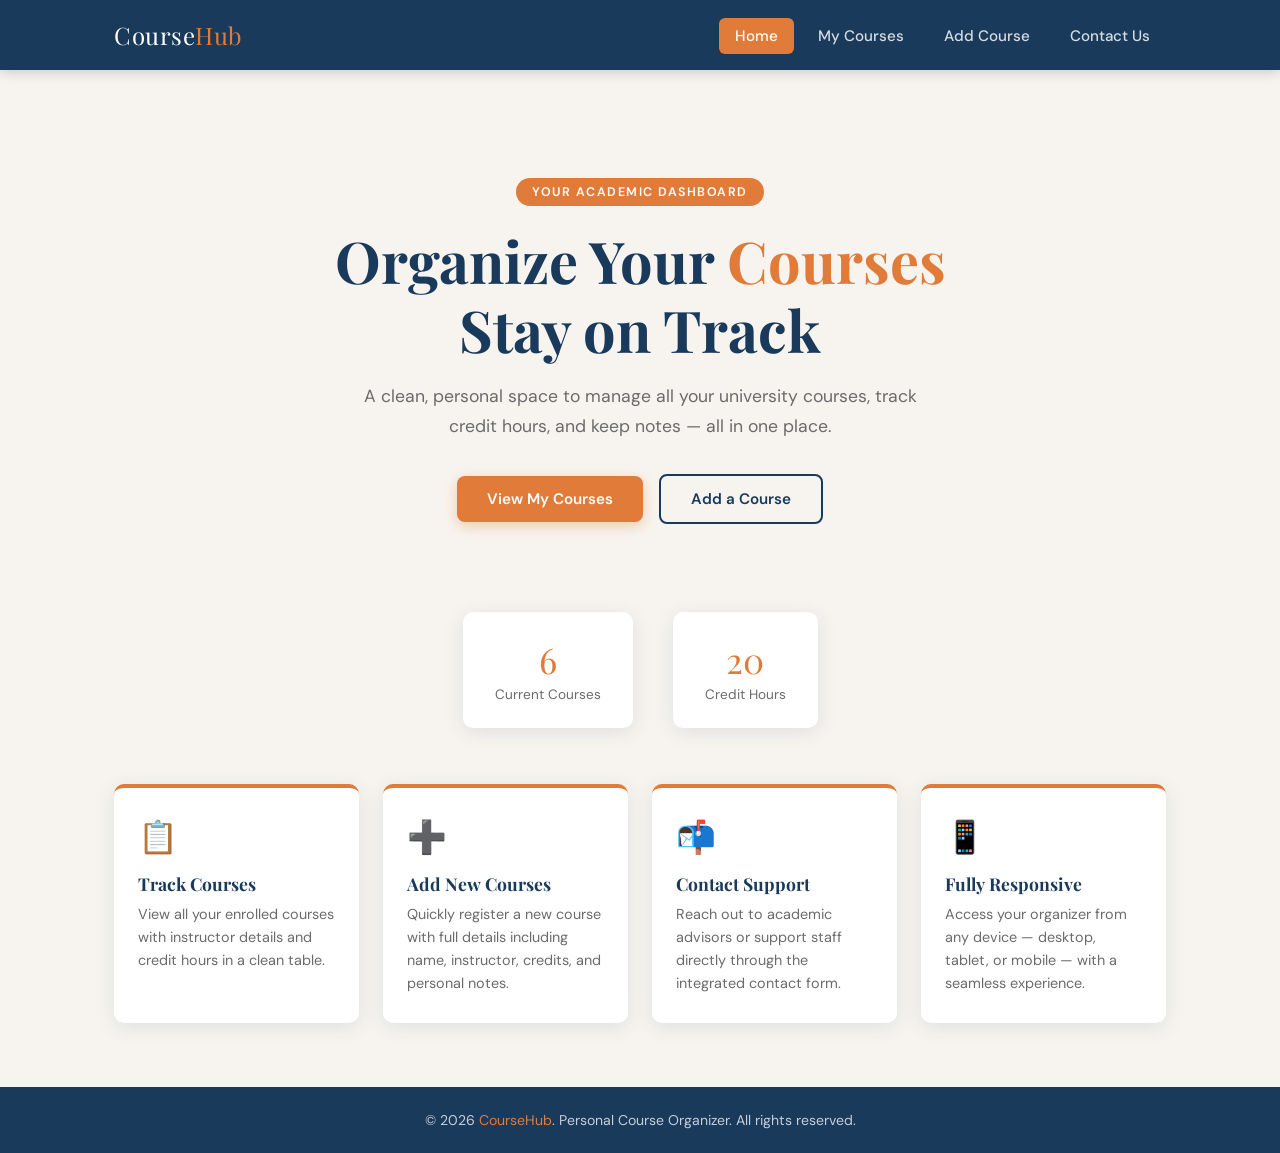
<file: index.html>
<!DOCTYPE html>
<html lang="en">
<head>
  <meta charset="UTF-8" />
  <meta name="viewport" content="width=device-width, initial-scale=1.0" />
  <title>Course Organizer – Home</title>
  <link rel="stylesheet" href="style.css" />
</head>
<body>

  <!-- ===== HEADER / NAV ===== -->
  <header>
    <nav>
      <a href="index.html" class="nav-logo">Course<span>Hub</span></a>
      <button class="hamburger" id="hamburger" aria-label="Toggle menu">
        <span></span><span></span><span></span>
      </button>
      <ul class="nav-links" id="nav-links">
        <li><a href="index.html" class="active">Home</a></li>
        <li><a href="my-courses.html">My Courses</a></li>
        <li><a href="add-course.html">Add Course</a></li>
        <li><a href="contact.html">Contact Us</a></li>
      </ul>
    </nav>
  </header>

  <!-- ===== MAIN ===== -->
  <main>

    <!-- Hero -->
    <section class="hero">
      <div class="hero-badge">Your Academic Dashboard</div>
      <h1>Organize Your <span>Courses</span><br>Stay on Track</h1>
      <p>A clean, personal space to manage all your university courses, track credit hours, and keep notes — all in one place.</p>
      <div class="hero-btns">
        <a href="my-courses.html" class="btn btn-primary">View My Courses</a>
        <a href="add-course.html" class="btn btn-outline">Add a Course</a>
      </div>
    </section>

    <!-- Stats -->
    <section class="stats">
      <div class="stat-card">
        <span class="number">6</span>
        <span class="label">Current Courses</span>
      </div>
      <div class="stat-card">
        <span class="number">20</span>
        <span class="label">Credit Hours</span>
      </div>
    </section>

    <!-- Features -->
    <section class="features">
      <div class="feature-card">
        <div class="icon">📋</div>
        <h3>Track Courses</h3>
        <p>View all your enrolled courses with instructor details and credit hours in a clean table.</p>
      </div>
      <div class="feature-card">
        <div class="icon">➕</div>
        <h3>Add New Courses</h3>
        <p>Quickly register a new course with full details including name, instructor, credits, and personal notes.</p>
      </div>
      <div class="feature-card">
        <div class="icon">📬</div>
        <h3>Contact Support</h3>
        <p>Reach out to academic advisors or support staff directly through the integrated contact form.</p>
      </div>
      <div class="feature-card">
        <div class="icon">📱</div>
        <h3>Fully Responsive</h3>
        <p>Access your organizer from any device — desktop, tablet, or mobile — with a seamless experience.</p>
      </div>
    </section>

  </main>

  <!-- ===== FOOTER ===== -->
  <footer>
    <p>&copy; 2026 <span>CourseHub</span>. Personal Course Organizer. All rights reserved.</p>
  </footer>

  <script>
    const hamburger = document.getElementById('hamburger');
    const navLinks  = document.getElementById('nav-links');
    hamburger.addEventListener('click', () => navLinks.classList.toggle('open'));
  </script>

</body>
</html>
</file>
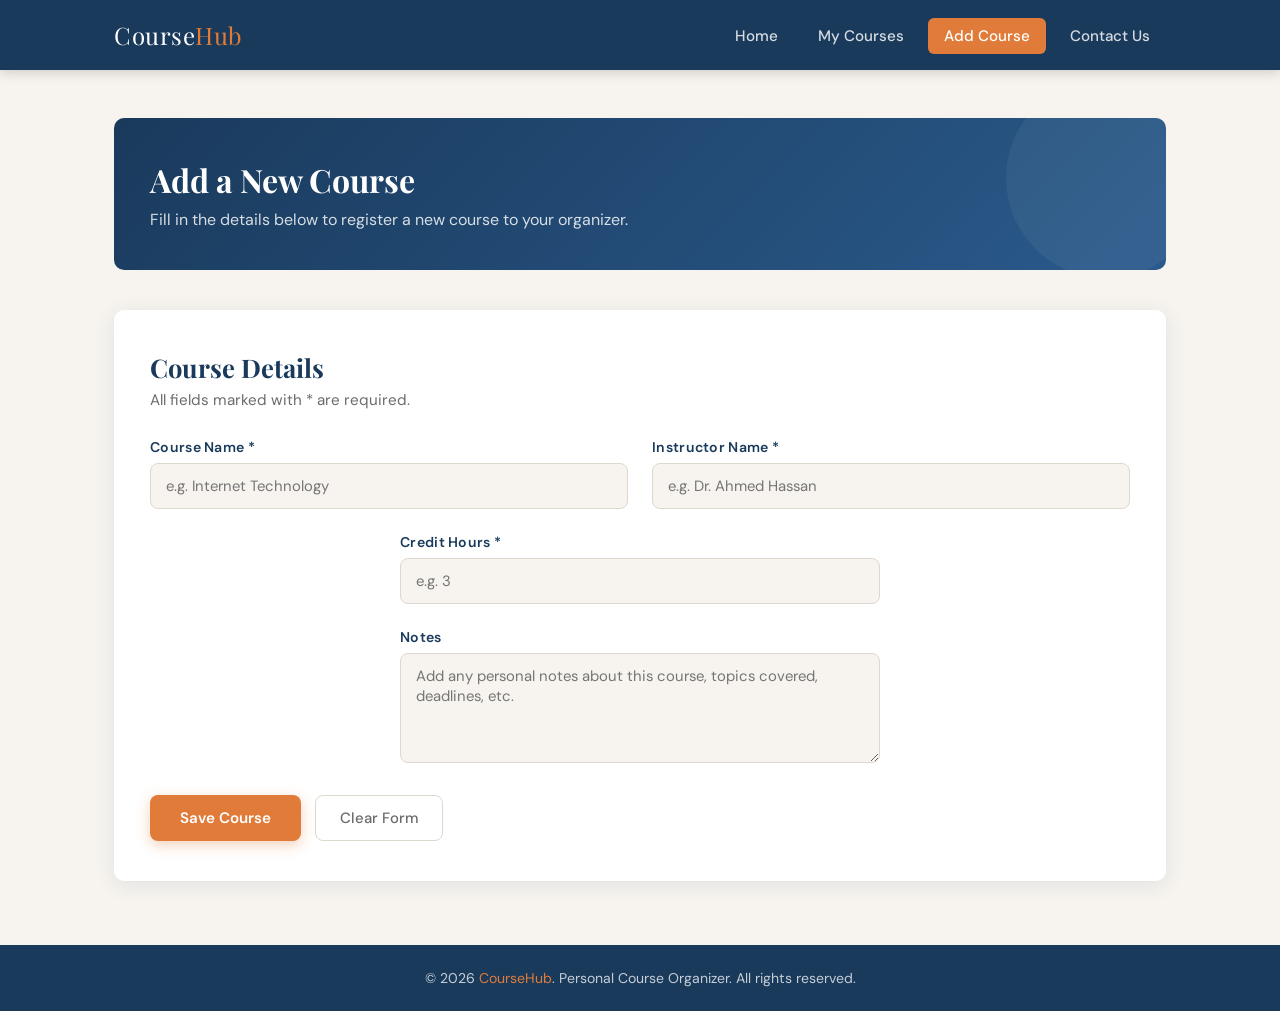
<file: add-course.html>
<!DOCTYPE html>
<html lang="en">
<head>
  <meta charset="UTF-8" />
  <meta name="viewport" content="width=device-width, initial-scale=1.0" />
  <title>Course Organizer – Add Course</title>
  <link rel="stylesheet" href="style.css" />
</head>
<body>

  <!-- ===== HEADER / NAV ===== -->
  <header>
    <nav>
      <a href="index.html" class="nav-logo">Course<span>Hub</span></a>
      <button class="hamburger" id="hamburger" aria-label="Toggle menu">
        <span></span><span></span><span></span>
      </button>
      <ul class="nav-links" id="nav-links">
        <li><a href="index.html">Home</a></li>
        <li><a href="my-courses.html">My Courses</a></li>
        <li><a href="add-course.html" class="active">Add Course</a></li>
        <li><a href="contact.html">Contact Us</a></li>
      </ul>
    </nav>
  </header>

  <!-- ===== MAIN ===== -->
  <main>

    <section>
      <div class="page-banner">
        <h1>Add a New Course</h1>
        <p>Fill in the details below to register a new course to your organizer.</p>
      </div>

      <div class="form-card">
        <h2 class="section-title">Course Details</h2>
        <p class="section-subtitle">All fields marked with * are required.</p>

        <div id="add-course-form">
          <div class="form-grid">

            <div class="form-group">
              <label for="course-name">Course Name *</label>
              <input type="text" id="course-name" placeholder="e.g. Internet Technology" required />
            </div>

            <div class="form-group">
              <label for="instructor">Instructor Name *</label>
              <input type="text" id="instructor" placeholder="e.g. Dr. Ahmed Hassan" required />
            </div>

            <div class="form-group hours">
              <label for="credit-hours">Credit Hours *</label>
              <input type="number" id="credit-hours" placeholder="e.g. 3" min="1" max="6" required />
            </div>

            <div class="form-group full">
              <label for="notes">Notes</label>
              <textarea id="notes" placeholder="Add any personal notes about this course, topics covered, deadlines, etc."></textarea>
            </div>

          </div>

          <div class="form-actions">
            <button type="button" class="btn-submit" onclick="submitForm()">Save Course</button>
            <button type="button" class="btn-reset" onclick="resetForm()">Clear Form</button>
          </div>

          <div class="success-msg" id="success-msg">
            ✅ Course added successfully! <a href="my-courses.html">View My Courses →</a>
          </div>
        </div>
      </div>
    </section>

  </main>

  <!-- ===== FOOTER ===== -->
  <footer>
    <p>&copy; 2026 <span>CourseHub</span>. Personal Course Organizer. All rights reserved.</p>
  </footer>

  <script>
    const hamburger = document.getElementById('hamburger');
    const navLinks  = document.getElementById('nav-links');
    hamburger.addEventListener('click', () => navLinks.classList.toggle('open'));

    function submitForm() {
      const name    = document.getElementById('course-name').value.trim();
      const code    = document.getElementById('course-code').value.trim();
      const instr   = document.getElementById('instructor').value.trim();
      const credits = document.getElementById('credit-hours').value.trim();

      if (!name || !code || !instr || !credits) {
        alert('Please fill in all required fields (*).');
        return;
      }

      document.getElementById('success-msg').style.display = 'block';
      document.getElementById('success-msg').scrollIntoView({ behavior: 'smooth' });
    }

    function resetForm() {
      ['course-name','course-code','instructor','credit-hours','notes'].forEach(id => {
        document.getElementById(id).value = '';
      });
      document.getElementById('semester').selectedIndex = 0;
      document.getElementById('status').selectedIndex   = 0;
      document.getElementById('success-msg').style.display = 'none';
    }
  </script>

</body>
</html>
</file>
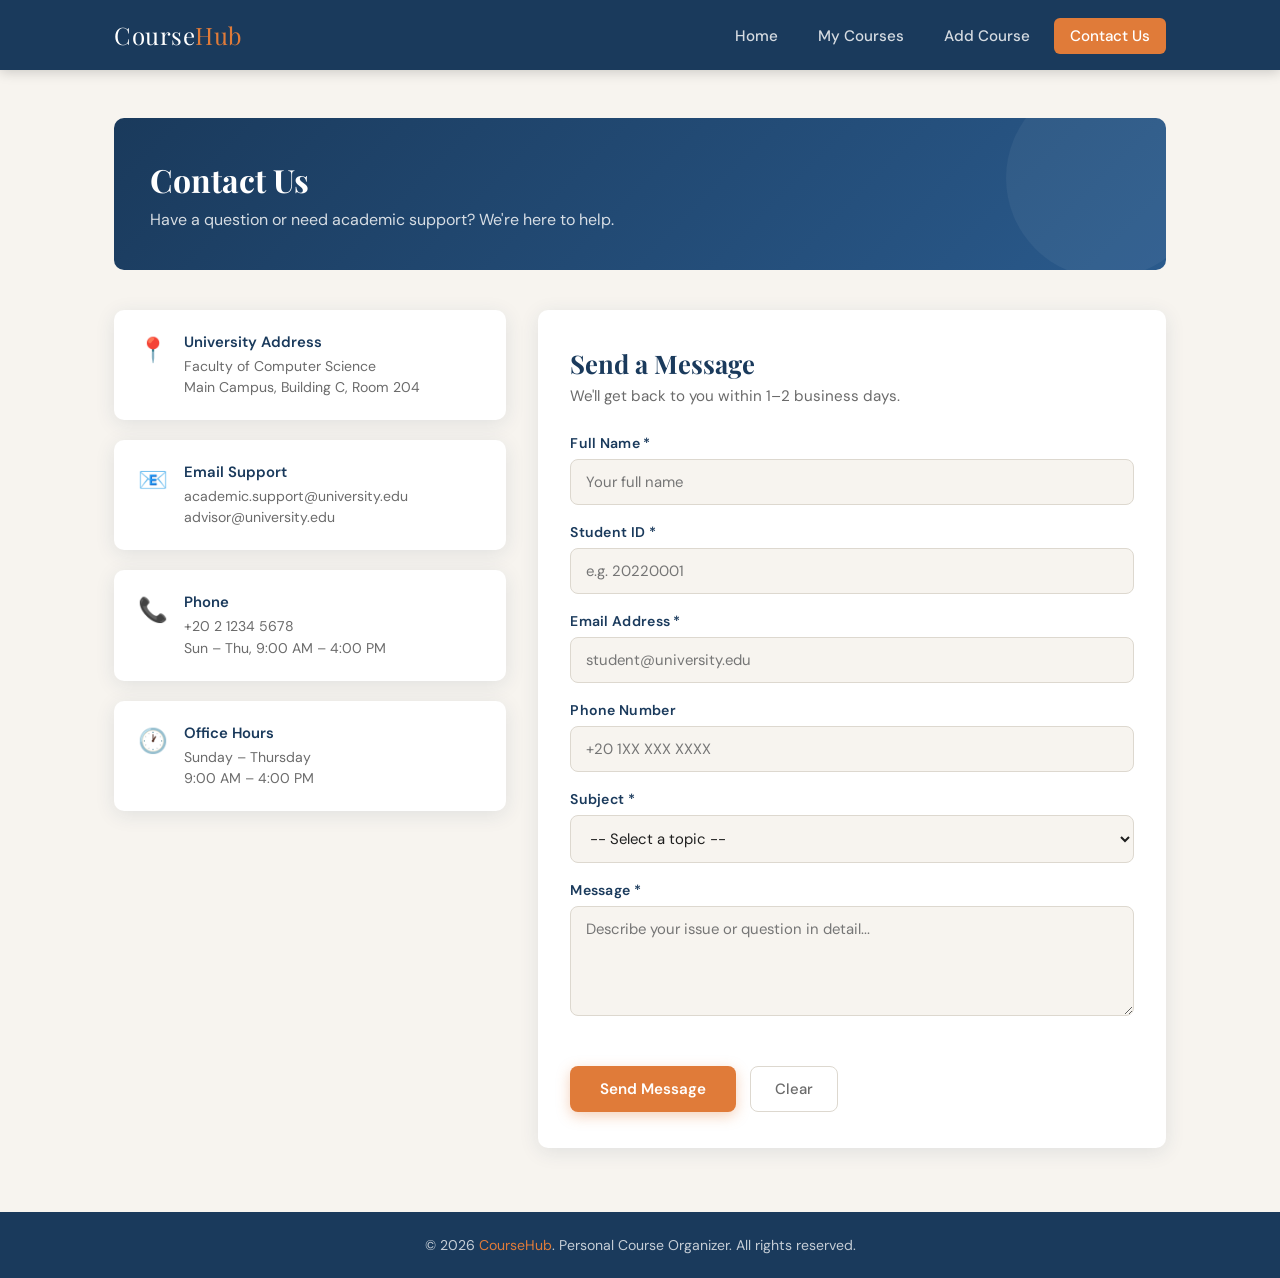
<file: contact.html>
<!DOCTYPE html>
<html lang="en">
<head>
  <meta charset="UTF-8" />
  <meta name="viewport" content="width=device-width, initial-scale=1.0" />
  <title>Course Organizer – Contact Us</title>
  <link rel="stylesheet" href="style.css" />
</head>
<body>

  <!-- ===== HEADER / NAV ===== -->
  <header>
    <nav>
      <a href="index.html" class="nav-logo">Course<span>Hub</span></a>
      <button class="hamburger" id="hamburger" aria-label="Toggle menu">
        <span></span><span></span><span></span>
      </button>
      <ul class="nav-links" id="nav-links">
        <li><a href="index.html">Home</a></li>
        <li><a href="my-courses.html">My Courses</a></li>
        <li><a href="add-course.html">Add Course</a></li>
        <li><a href="contact.html" class="active">Contact Us</a></li>
      </ul>
    </nav>
  </header>

  <!-- ===== MAIN ===== -->
  <main>

    <section>
      <div class="page-banner">
        <h1>Contact Us</h1>
        <p>Have a question or need academic support? We're here to help.</p>
      </div>

      <div class="contact-grid">

        <!-- Info Cards -->
        <aside class="contact-info">
          <div class="contact-item">
            <div class="ci-icon">📍</div>
            <div>
              <h4>University Address</h4>
              <p>Faculty of Computer Science<br>Main Campus, Building C, Room 204</p>
            </div>
          </div>
          <div class="contact-item">
            <div class="ci-icon">📧</div>
            <div>
              <h4>Email Support</h4>
              <p>academic.support@university.edu<br>advisor@university.edu</p>
            </div>
          </div>
          <div class="contact-item">
            <div class="ci-icon">📞</div>
            <div>
              <h4>Phone</h4>
              <p>+20 2 1234 5678<br>Sun – Thu, 9:00 AM – 4:00 PM</p>
            </div>
          </div>
          <div class="contact-item">
            <div class="ci-icon">🕐</div>
            <div>
              <h4>Office Hours</h4>
              <p>Sunday – Thursday<br>9:00 AM – 4:00 PM</p>
            </div>
          </div>
        </aside>

        <!-- Contact Form -->
        <div class="contact-form-card">
          <h2 class="section-title">Send a Message</h2>
          <p class="section-subtitle">We'll get back to you within 1–2 business days.</p>

          <div style="display:flex; flex-direction:column; gap:18px;">

            <div class="form-group">
              <label for="c-name">Full Name *</label>
              <input type="text" id="c-name" placeholder="Your full name" />
            </div>

            <div class="form-group">
              <label for="c-id">Student ID *</label>
              <input type="text" id="c-id" placeholder="e.g. 20220001" />
            </div>

            <div class="form-group">
              <label for="c-email">Email Address *</label>
              <input type="email" id="c-email" placeholder="student@university.edu" />
            </div>

            <div class="form-group">
              <label for="c-phone">Phone Number</label>
              <input type="tel" id="c-phone" placeholder="+20 1XX XXX XXXX" />
            </div>

            <div class="form-group">
              <label for="c-subject">Subject *</label>
              <select id="c-subject">
                <option value="">-- Select a topic --</option>
                <option>Course Registration Issue</option>
                <option>Grade Inquiry</option>
                <option>Academic Advising</option>
                <option>Technical Support</option>
                <option>Other</option>
              </select>
            </div>

            <div class="form-group">
              <label for="c-message">Message *</label>
              <textarea id="c-message" placeholder="Describe your issue or question in detail..."></textarea>
            </div>

            <div class="form-actions">
              <button type="button" class="btn-submit" onclick="sendMessage()">Send Message</button>
              <button type="button" class="btn-reset" onclick="resetContact()">Clear</button>
            </div>

            <div class="success-msg" id="contact-success">
              ✅ Your message has been sent! We'll respond within 1–2 business days.
            </div>
          </div>
        </div>

      </div>
    </section>

  </main>

  <!-- ===== FOOTER ===== -->
  <footer>
    <p>&copy; 2026 <span>CourseHub</span>. Personal Course Organizer. All rights reserved.</p>
  </footer>

  <script>
    const hamburger = document.getElementById('hamburger');
    const navLinks  = document.getElementById('nav-links');
    hamburger.addEventListener('click', () => navLinks.classList.toggle('open'));

    function sendMessage() {
      const name    = document.getElementById('c-name').value.trim();
      const email   = document.getElementById('c-email').value.trim();
      const message = document.getElementById('c-message').value.trim();
      const id      = document.getElementById('c-id').value.trim();

      if (!name || !email || !message || !id) {
        alert('Please fill in all required fields (*).');
        return;
      }

      document.getElementById('contact-success').style.display = 'block';
      document.getElementById('contact-success').scrollIntoView({ behavior: 'smooth' });
    }

    function resetContact() {
      ['c-name','c-id','c-email','c-phone','c-message'].forEach(id => {
        document.getElementById(id).value = '';
      });
      document.getElementById('c-subject').selectedIndex = 0;
      document.getElementById('contact-success').style.display = 'none';
    }
  </script>

</body>
</html>
</file>
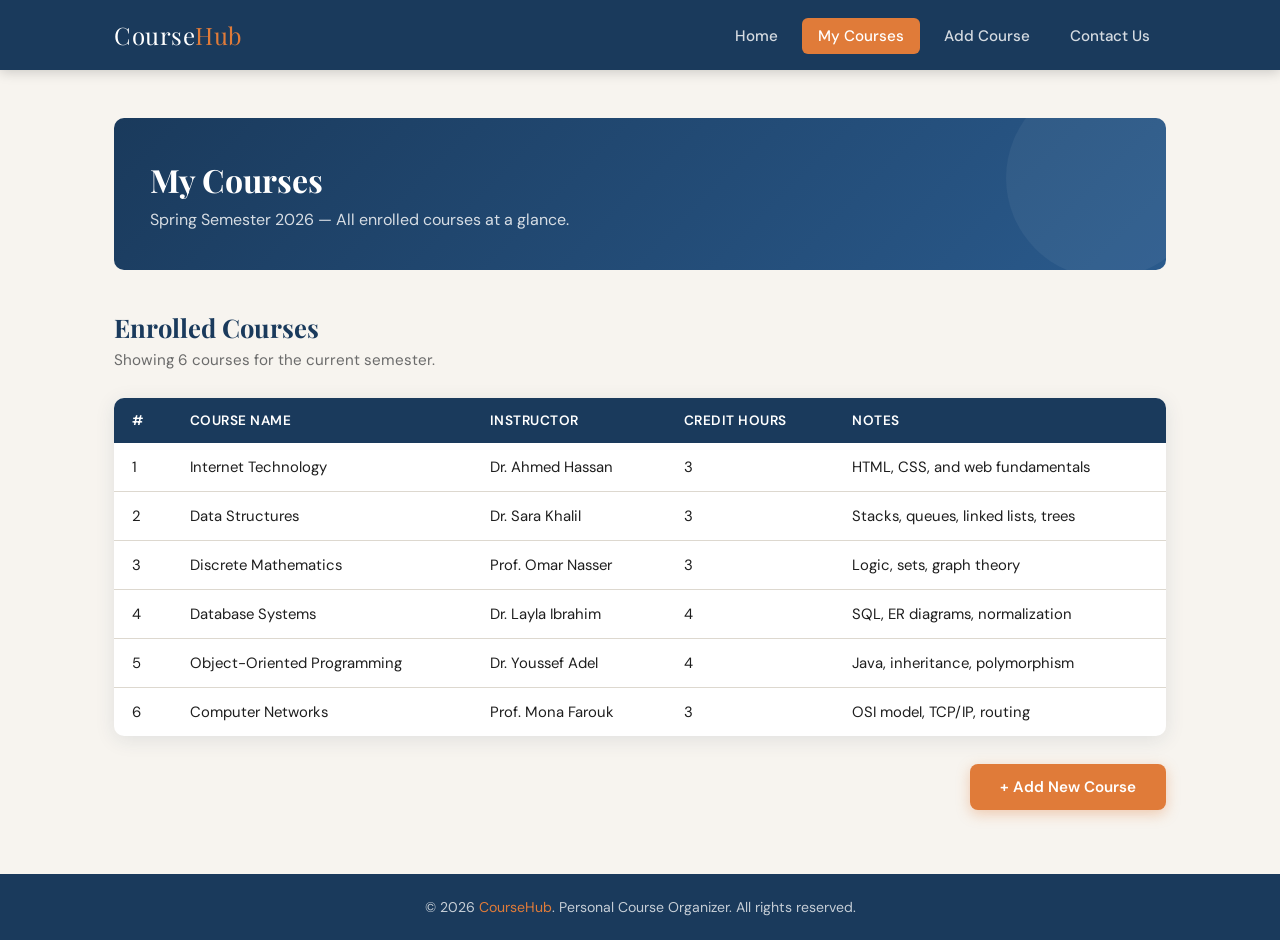
<file: my-courses.html>
<!DOCTYPE html>
<html lang="en">
<head>
  <meta charset="UTF-8" />
  <meta name="viewport" content="width=device-width, initial-scale=1.0" />
  <title>Course Organizer – My Courses</title>
  <link rel="stylesheet" href="style.css" />
</head>
<body>

  <!-- ===== HEADER / NAV ===== -->
  <header>
    <nav>
      <a href="index.html" class="nav-logo">Course<span>Hub</span></a>
      <button class="hamburger" id="hamburger" aria-label="Toggle menu">
        <span></span><span></span><span></span>
      </button>
      <ul class="nav-links" id="nav-links">
        <li><a href="index.html">Home</a></li>
        <li><a href="my-courses.html" class="active">My Courses</a></li>
        <li><a href="add-course.html">Add Course</a></li>
        <li><a href="contact.html">Contact Us</a></li>
      </ul>
    </nav>
  </header>

  <!-- ===== MAIN ===== -->
  <main>

    <section>
      <div class="page-banner">
        <h1>My Courses</h1>
        <p>Spring Semester 2026 — All enrolled courses at a glance.</p>
      </div>

      <h2 class="section-title">Enrolled Courses</h2>
      <p class="section-subtitle">Showing 6 courses for the current semester.</p>

      <div class="table-wrapper">
        <table>
          <thead>
            <tr>
              <th>#</th>
              <th>Course Name</th>
              <th>Instructor</th>
              <th>Credit Hours</th>
              <th>Notes</th>
            </tr>
          </thead>
          <tbody>
            <tr>
              <td>1</td>
              <td>Internet Technology</td>
              <td>Dr. Ahmed Hassan</td>
              <td>3</td>
              <td>HTML, CSS, and web fundamentals</td>
            </tr>
            <tr>
              <td>2</td>
              <td>Data Structures</td>
              <td>Dr. Sara Khalil</td>
              <td>3</td>
              <td>Stacks, queues, linked lists, trees</td>
            </tr>
            <tr>
              <td>3</td>
              <td>Discrete Mathematics</td>
              <td>Prof. Omar Nasser</td>
              <td>3</td>
              <td>Logic, sets, graph theory</td>
            </tr>
            <tr>
              <td>4</td>
              <td>Database Systems</td>
              <td>Dr. Layla Ibrahim</td>
              <td>4</td>
              <td>SQL, ER diagrams, normalization</td>
            </tr>
            <tr>
              <td>5</td>
              <td>Object-Oriented Programming</td>
              <td>Dr. Youssef Adel</td>
              <td>4</td>
              <td>Java, inheritance, polymorphism</td>
            </tr>
            <tr>
              <td>6</td>
              <td>Computer Networks</td>
              <td>Prof. Mona Farouk</td>
              <td>3</td>
              <td>OSI model, TCP/IP, routing</td>
            </tr>
          </tbody>
        </table>
      </div>

      <div style="margin-top: 28px; text-align: right;">
        <a href="add-course.html" class="btn btn-primary">+ Add New Course</a>
      </div>
    </section>

  </main>

  <!-- ===== FOOTER ===== -->
  <footer>
    <p>&copy; 2026 <span>CourseHub</span>. Personal Course Organizer. All rights reserved.</p>
  </footer>

  <script>
    const hamburger = document.getElementById('hamburger');
    const navLinks  = document.getElementById('nav-links');
    hamburger.addEventListener('click', () => navLinks.classList.toggle('open'));
  </script>

</body>
</html>
</file>
<file: style.css>
/* ===========================
   CSS Variables & Reset
   =========================== */
@import url('https://fonts.googleapis.com/css2?family=Playfair+Display:wght@600;700&family=DM+Sans:wght@300;400;500;600&display=swap');

:root {
  --primary:     #1a3a5c;
  --accent:      #e07b39;
  --accent-soft: #f5a96a;
  --bg:          #f7f4ef;
  --surface:     #ffffff;
  --text:        #1e1e1e;
  --text-muted:  #6b6b6b;
  --border:      #ddd8cf;
  --nav-height:  70px;
  --radius:      10px;
  --shadow:      0 4px 20px rgba(26,58,92,0.10);
  --transition:  0.3s ease;
}

*, *::before, *::after { box-sizing: border-box; margin: 0; padding: 0; }

html { scroll-behavior: smooth; }

body {
  font-family: 'DM Sans', sans-serif;
  background: var(--bg);
  color: var(--text);
  min-height: 100vh;
  display: flex;
  flex-direction: column;
}

/* ===========================
   Header & Nav
   =========================== */
header {
  background: var(--primary);
  position: sticky;
  top: 0;
  z-index: 100;
  box-shadow: 0 2px 12px rgba(0,0,0,0.18);
}

nav {
  max-width: 1100px;
  margin: 0 auto;
  height: var(--nav-height);
  display: flex;
  align-items: center;
  justify-content: space-between;
  padding: 0 24px;
}

.nav-logo {
  font-family: 'Playfair Display', serif;
  font-size: 1.5rem;
  color: #fff;
  letter-spacing: 0.5px;
  text-decoration: none;
}

.nav-logo span { color: var(--accent); }

.nav-links {
  list-style: none;
  display: flex;
  gap: 8px;
}

.nav-links a {
  text-decoration: none;
  color: rgba(255,255,255,0.82);
  font-size: 0.95rem;
  font-weight: 500;
  padding: 8px 16px;
  border-radius: 6px;
  transition: background var(--transition), color var(--transition);
}

.nav-links a:hover,
.nav-links a.active {
  background: var(--accent);
  color: #fff;
}

/* Hamburger */
.hamburger {
  display: none;
  flex-direction: column;
  gap: 5px;
  cursor: pointer;
  background: none;
  border: none;
  padding: 4px;
}

.hamburger span {
  display: block;
  width: 26px;
  height: 3px;
  background: #fff;
  border-radius: 2px;
  transition: var(--transition);
}

/* ===========================
   Main / Layout
   =========================== */
main {
  flex: 1;
  max-width: 1100px;
  margin: 0 auto;
  width: 100%;
  padding: 48px 24px 64px;
}

/* ===========================
   Hero (Home)
   =========================== */
.hero {
  text-align: center;
  padding: 60px 20px 40px;
}

.hero-badge {
  display: inline-block;
  background: var(--accent);
  color: #fff;
  font-size: 0.78rem;
  font-weight: 600;
  letter-spacing: 1.5px;
  text-transform: uppercase;
  padding: 6px 16px;
  border-radius: 20px;
  margin-bottom: 20px;
}

.hero h1 {
  font-family: 'Playfair Display', serif;
  font-size: clamp(2.2rem, 5vw, 3.6rem);
  color: var(--primary);
  line-height: 1.2;
  margin-bottom: 18px;
}

.hero h1 span { color: var(--accent); }

.hero p {
  font-size: 1.1rem;
  color: var(--text-muted);
  max-width: 560px;
  margin: 0 auto 32px;
  line-height: 1.7;
}

.btn {
  display: inline-block;
  padding: 13px 30px;
  border-radius: 8px;
  font-size: 0.95rem;
  font-weight: 600;
  text-decoration: none;
  transition: transform var(--transition), box-shadow var(--transition);
  cursor: pointer;
  border: none;
}

.btn-primary {
  background: var(--accent);
  color: #fff;
  box-shadow: 0 4px 14px rgba(224,123,57,0.35);
}

.btn-primary:hover {
  transform: translateY(-2px);
  box-shadow: 0 8px 22px rgba(224,123,57,0.45);
}

.btn-outline {
  background: transparent;
  color: var(--primary);
  border: 2px solid var(--primary);
  margin-left: 12px;
}

.btn-outline:hover {
  background: var(--primary);
  color: #fff;
  transform: translateY(-2px);
}

/* Stats row */
.stats {
  display: flex;
  justify-content: center;
  gap: 40px;
  margin: 48px 0 0;
  flex-wrap: wrap;
}

.stat-card {
  text-align: center;
  padding: 24px 32px;
  background: var(--surface);
  border-radius: var(--radius);
  box-shadow: var(--shadow);
  min-width: 140px;
  transition: transform var(--transition);
}

.stat-card:hover { transform: translateY(-4px); }

.stat-card .number {
  font-family: 'Playfair Display', serif;
  font-size: 2.2rem;
  color: var(--accent);
  display: block;
}

.stat-card .label {
  font-size: 0.85rem;
  color: var(--text-muted);
  margin-top: 4px;
}

/* Features grid */
.features {
  display: grid;
  grid-template-columns: repeat(auto-fit, minmax(220px, 1fr));
  gap: 24px;
  margin-top: 56px;
}

.feature-card {
  background: var(--surface);
  border-radius: var(--radius);
  padding: 28px 24px;
  box-shadow: var(--shadow);
  border-top: 4px solid var(--accent);
  transition: transform var(--transition), box-shadow var(--transition);
}

.feature-card:hover {
  transform: translateY(-5px);
  box-shadow: 0 10px 30px rgba(26,58,92,0.14);
}

.feature-card .icon {
  font-size: 2rem;
  margin-bottom: 14px;
}

.feature-card h3 {
  font-family: 'Playfair Display', serif;
  color: var(--primary);
  margin-bottom: 8px;
  font-size: 1.1rem;
}

.feature-card p {
  font-size: 0.9rem;
  color: var(--text-muted);
  line-height: 1.6;
}

/* ===========================
   Page Header Banner
   =========================== */
.page-banner {
  background: linear-gradient(135deg, var(--primary) 0%, #2a5a8c 100%);
  border-radius: var(--radius);
  padding: 40px 36px;
  color: #fff;
  margin-bottom: 40px;
  position: relative;
  overflow: hidden;
}

.page-banner::after {
  content: '';
  position: absolute;
  right: -40px;
  top: -40px;
  width: 200px;
  height: 200px;
  background: rgba(255,255,255,0.05);
  border-radius: 50%;
}

.page-banner h1 {
  font-family: 'Playfair Display', serif;
  font-size: 2rem;
  margin-bottom: 8px;
}

.page-banner p { opacity: 0.82; font-size: 1rem; }

/* ===========================
   Section Titles
   =========================== */
.section-title {
  font-family: 'Playfair Display', serif;
  font-size: 1.6rem;
  color: var(--primary);
  margin-bottom: 6px;
}

.section-subtitle {
  color: var(--text-muted);
  margin-bottom: 28px;
  font-size: 0.95rem;
}

/* ===========================
   Table (My Courses)
   =========================== */
.table-wrapper {
  background: var(--surface);
  border-radius: var(--radius);
  box-shadow: var(--shadow);
  overflow-x: auto;
}

table {
  width: 100%;
  border-collapse: collapse;
  min-width: 600px;
}

thead {
  background: var(--primary);
  color: #fff;
}

thead th {
  padding: 14px 18px;
  text-align: left;
  font-size: 0.85rem;
  font-weight: 600;
  letter-spacing: 0.5px;
  text-transform: uppercase;
}

tbody tr {
  border-bottom: 1px solid var(--border);
  transition: background var(--transition);
}

tbody tr:last-child { border-bottom: none; }

tbody tr:hover { background: #f0eee9; }

tbody td {
  padding: 14px 18px;
  font-size: 0.93rem;
  color: var(--text);
}

.badge {
  display: inline-block;
  padding: 3px 11px;
  border-radius: 20px;
  font-size: 0.78rem;
  font-weight: 600;
}

.badge-green  { background: #d4f5e2; color: #1a7a45; }
.badge-blue   { background: #d4e8f7; color: #1a4a7a; }
.badge-orange { background: #fde8d4; color: #a04a10; }
.badge-purple { background: #e8d4f7; color: #5a1a9a; }

/* ===========================
   Form (Add Course)
   =========================== */
.form-card {
  background: var(--surface);
  border-radius: var(--radius);
  box-shadow: var(--shadow);
  padding: 40px 36px;
}

.form-grid {
  display: grid;
  grid-template-columns: 1fr 1fr;
  gap: 24px;
}

.form-group {
  display: flex;
  flex-direction: column;
  gap: 7px;
}

.form-group.hours {   
   grid-column: 1 / -1; 
   justify-self: center;
   width: 100%;
   max-width: 480px;              
}

.center-field input {
  width: 100%;
}

.form-group.full {
   grid-column: 1 / -1; 
   justify-self: center;
   width: 100%;
   max-width: 480px;              
}

.center-field input {
  width: 100%;
}

label {
  font-size: 0.88rem;
  font-weight: 600;
  color: var(--primary);
  letter-spacing: 0.3px;
}

input[type="text"],
input[type="number"],
input[type="email"],
input[type="tel"],
select,
textarea {
  padding: 12px 15px;
  border: 1.5px solid var(--border);
  border-radius: 8px;
  font-family: 'DM Sans', sans-serif;
  font-size: 0.93rem;
  color: var(--text);
  background: var(--bg);
  transition: border-color var(--transition), box-shadow var(--transition);
  outline: none;
}

input:focus,
select:focus,
textarea:focus {
  border-color: var(--accent);
  box-shadow: 0 0 0 3px rgba(224,123,57,0.15);
}

textarea { resize: vertical; min-height: 110px; }

.form-actions {
  margin-top: 32px;
  display: flex;
  gap: 14px;
  align-items: center;
}

.btn-reset {
  background: transparent;
  color: var(--text-muted);
  border: 1.5px solid var(--border);
  padding: 12px 24px;
  border-radius: 8px;
  font-size: 0.93rem;
  font-weight: 500;
  cursor: pointer;
  transition: var(--transition);
  font-family: 'DM Sans', sans-serif;
}

.btn-reset:hover { border-color: var(--text-muted); color: var(--text); }

.btn-submit {
  background: var(--accent);
  color: #fff;
  border: none;
  padding: 13px 30px;
  border-radius: 8px;
  font-size: 0.95rem;
  font-weight: 600;
  cursor: pointer;
  font-family: 'DM Sans', sans-serif;
  box-shadow: 0 4px 14px rgba(224,123,57,0.35);
  transition: transform var(--transition), box-shadow var(--transition);
}

.btn-submit:hover {
  transform: translateY(-2px);
  box-shadow: 0 8px 22px rgba(224,123,57,0.45);
}

/* ===========================
   Contact Page
   =========================== */
.contact-grid {
  display: grid;
  grid-template-columns: 1fr 1.6fr;
  gap: 32px;
  align-items: start;
}

.contact-info {
  display: flex;
  flex-direction: column;
  gap: 20px;
}

.contact-item {
  background: var(--surface);
  border-radius: var(--radius);
  padding: 22px 24px;
  box-shadow: var(--shadow);
  display: flex;
  gap: 16px;
  align-items: flex-start;
  transition: transform var(--transition);
}

.contact-item:hover { transform: translateX(4px); }

.contact-item .ci-icon {
  font-size: 1.5rem;
  flex-shrink: 0;
  margin-top: 2px;
}

.contact-item h4 {
  font-weight: 600;
  color: var(--primary);
  margin-bottom: 4px;
  font-size: 0.93rem;
}

.contact-item p {
  font-size: 0.88rem;
  color: var(--text-muted);
  line-height: 1.5;
}

.contact-form-card {
  background: var(--surface);
  border-radius: var(--radius);
  box-shadow: var(--shadow);
  padding: 36px 32px;
}

/* ===========================
   Footer
   =========================== */
footer {
  background: var(--primary);
  color: rgba(255,255,255,0.75);
  text-align: center;
  padding: 24px;
  font-size: 0.88rem;
  margin-top: auto;
}

footer span { color: var(--accent); }

/* ===========================
   Success message
   =========================== */
.success-msg {
  display: none;
  background: #d4f5e2;
  color: #1a7a45;
  border-radius: 8px;
  padding: 14px 20px;
  margin-top: 16px;
  font-weight: 500;
  font-size: 0.93rem;
}

/* ===========================
   Responsive
   =========================== */
@media (max-width: 768px) {
  .nav-links {
    position: absolute;
    top: var(--nav-height);
    left: 0; right: 0;
    background: var(--primary);
    flex-direction: column;
    gap: 0;
    padding: 12px 0;
    display: none;
    box-shadow: 0 6px 16px rgba(0,0,0,0.2);
  }

  .nav-links.open { display: flex; }

  .nav-links a {
    border-radius: 0;
    padding: 12px 24px;
  }

  .hamburger { display: flex; }

  .form-grid { grid-template-columns: 1fr; }

  .contact-grid { grid-template-columns: 1fr; }

  .stats { gap: 20px; }

  main { padding: 32px 16px 48px; }

  .form-card,
  .contact-form-card { padding: 28px 20px; }

  .page-banner { padding: 28px 24px; }
}

@media (max-width: 480px) {
  .hero h1 { font-size: 1.9rem; }
  .btn-outline { margin-left: 0; margin-top: 10px; }
  .hero .hero-btns { display: flex; flex-direction: column; align-items: center; gap: 10px; }
}
</file>
